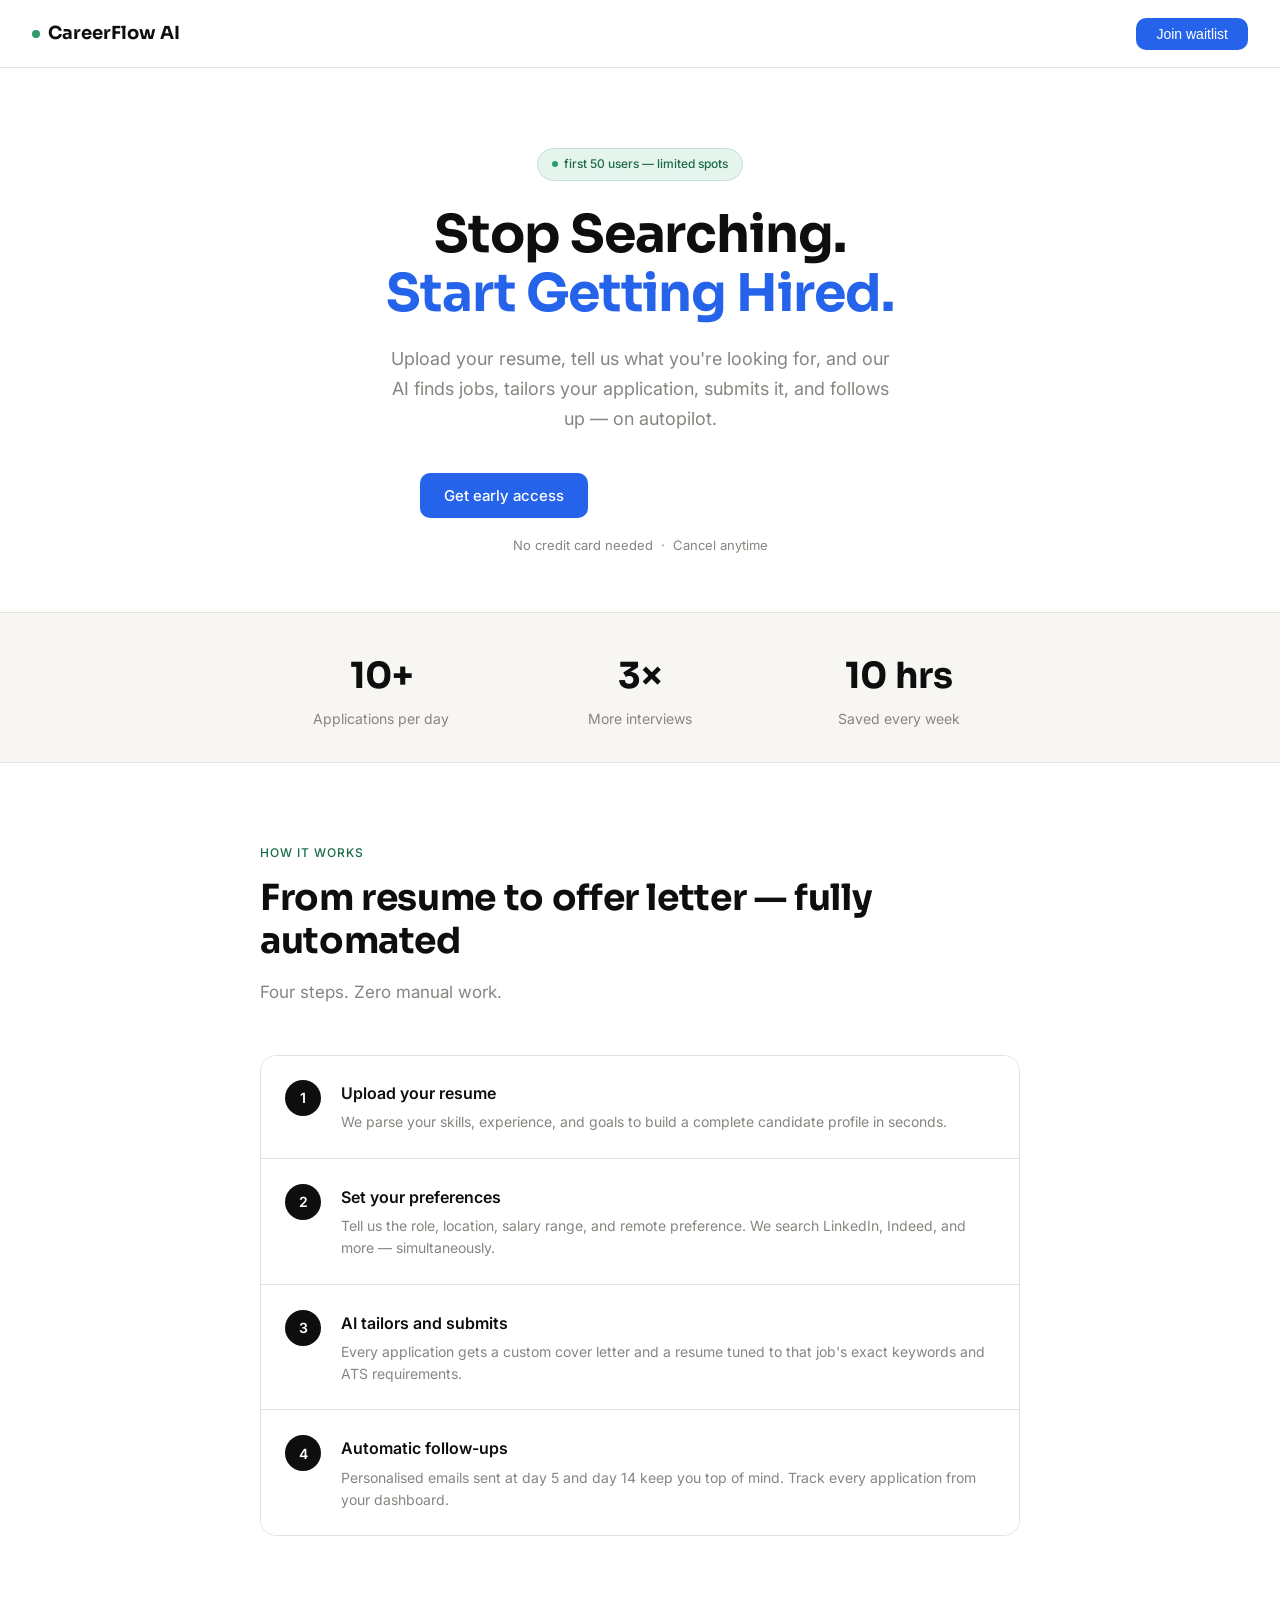
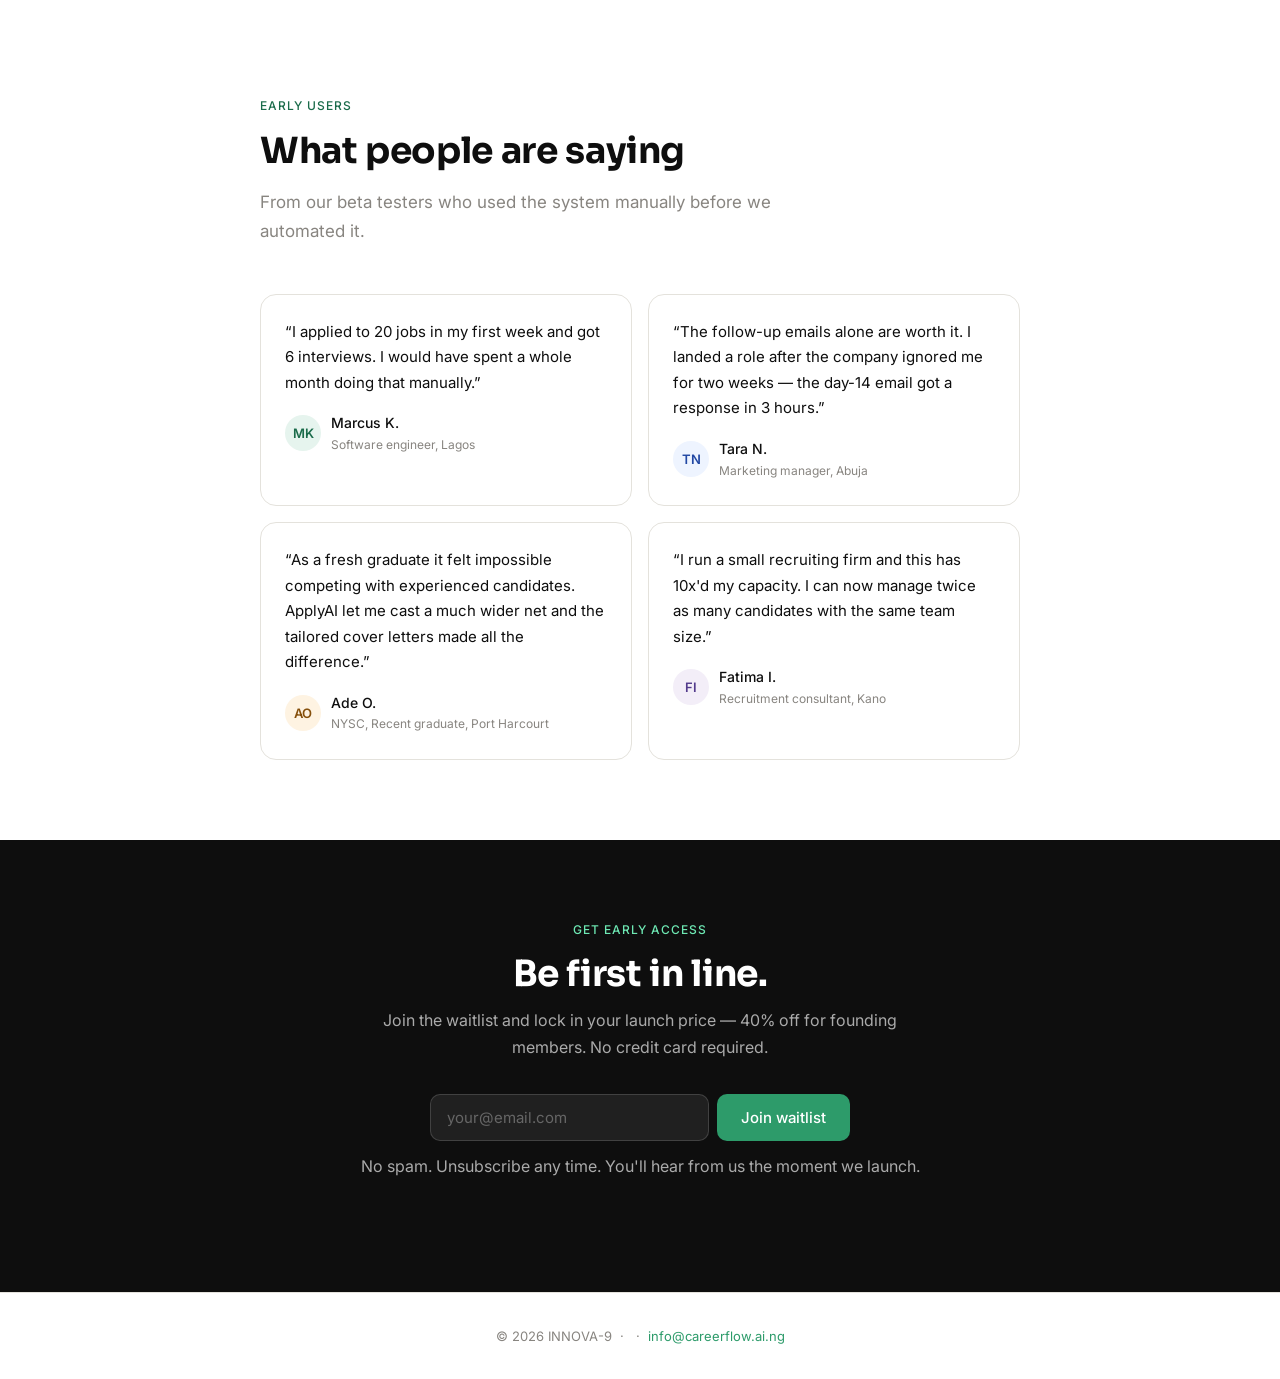
<file: index.html>
<!DOCTYPE html>
<html lang="en">
  <head>
    <meta charset="UTF-8" />
    <meta name="viewport" content="width=device-width, initial-scale=1.0" />
    <title>CareerFlow AI — Apply to 50 jobs a day. Without lifting a finger.</title>
    <link href="https://fonts.googleapis.com/css2?family=Inter:wght@400;500;600&family=Sora:wght@600;700&display=swap" rel="stylesheet" />
    <link rel="stylesheet" href="style.css" />
    <script src="app.js" defer></script>
  </head>
  <body>
    <nav>
      <div class="logo"><span class="logo-dot"></span> CareerFlow AI</div>
      <button class="nav-cta" id="nav-join" type="button">Join waitlist</button>
    </nav>

    <div class="hero">
      <div class="hero-badge"><span></span> first 50 users — limited spots</div>
      <h1>Stop Searching.<br /><em>Start Getting Hired.</em></h1>
      <p class="hero-sub">Upload your resume, tell us what you're looking for, and our AI finds jobs, tailors your application, submits it, and follows up — on autopilot.</p>
      <div class="hero-form">
        <button id="hero-submit" type="button">Get early access</button>
      </div>
      <p class="hero-note">No credit card needed &nbsp;·&nbsp; Cancel anytime</p>
      <p class="success-hero" id="hero-success" aria-live="polite">&#10003; You're on the list! We'll be in touch soon.</p>
    </div>

    <div class="stats">
      <div class="stats-inner">
        <div>
          <div class="stat-num">10+</div>
          <div class="stat-label">Applications per day</div>
        </div>
        <div>
          <div class="stat-num">3×</div>
          <div class="stat-label">More interviews</div>
        </div>
        <div>
          <div class="stat-num">10 hrs</div>
          <div class="stat-label">Saved every week</div>
        </div>
      </div>
    </div>

    <section>
      <div class="section-inner">
        <div class="eyebrow">How it works</div>
        <h2>From resume to offer letter — fully automated</h2>
        <p class="section-sub">Four steps. Zero manual work.</p>
        <div class="steps">
          <div class="step">
            <div class="step-num">1</div>
            <div>
              <div class="step-title">Upload your resume</div>
              <div class="step-desc">We parse your skills, experience, and goals to build a complete candidate profile in seconds.</div>
            </div>
          </div>
          <div class="step">
            <div class="step-num">2</div>
            <div>
              <div class="step-title">Set your preferences</div>
              <div class="step-desc">Tell us the role, location, salary range, and remote preference. We search LinkedIn, Indeed, and more — simultaneously.</div>
            </div>
          </div>
          <div class="step">
            <div class="step-num">3</div>
            <div>
              <div class="step-title">AI tailors and submits</div>
              <div class="step-desc">Every application gets a custom cover letter and a resume tuned to that job's exact keywords and ATS requirements.</div>
            </div>
          </div>
          <div class="step">
            <div class="step-num">4</div>
            <div>
              <div class="step-title">Automatic follow-ups</div>
              <div class="step-desc">Personalised emails sent at day 5 and day 14 keep you top of mind. Track every application from your dashboard.</div>
            </div>
          </div>
        </div>
      </div>
    </section>

    <!-- <section class="pricing-section">
      <div class="section-inner">
        <div class="eyebrow">Pricing</div>
        <h2>Simple, honest pricing</h2>
        <p class="section-sub">Lock in your founding member rate — 40% off when you join the waitlist today.</p>
        <div class="pricing-grid">
          <div class="plan">
            <div class="plan-eyebrow">Starter</div>
            <div class="plan-name">Starter</div>
            <div class="plan-price">₦3500<span>/mo</span></div>
            <div class="plan-desc">For casual job seekers getting started</div>
            <ul class="plan-features">
              <li><span class="check">✓</span> 10 applications per day</li>
              <li><span class="check">✓</span> Cover letter generation</li>
              <li><span class="check">✓</span> Basic follow-up emails</li>
              <li><span class="check">✓</span> Application dashboard</li>
              <li><span class="check">✓</span> Email support</li>
            </ul>
            <button class="plan-btn" type="button" id="starter-join">Join waitlist</button>
          </div>

          <div class="plan featured">
            <div class="popular-badge">Most popular</div>
            <div class="plan-eyebrow">Pro</div>
            <div class="plan-name">Pro</div>
            <div class="plan-price">₦13,500<span>/mo</span></div>
            <div class="plan-desc">For serious job seekers who want results fast</div>
            <ul class="plan-features">
              <li><span class="check">✓</span> 50 applications per day</li>
              <li><span class="check">✓</span> Resume tailoring per job</li>
              <li><span class="check">✓</span> Smart follow-up sequences</li>
              <li><span class="check">✓</span> ATS keyword optimisation</li>
              <li><span class="check">✓</span> Priority support</li>
            </ul>
            <button class="plan-btn" type="button" id="pro-join">Join waitlist</button>
          </div>

          <div class="plan">
            <div class="plan-eyebrow">Agency</div>
            <div class="plan-name">Agency</div>
            <div class="plan-price">₦50,000<span>/mo</span></div>
            <div class="plan-desc">For recruiters and career coaches</div>
            <ul class="plan-features">
              <li><span class="check">✓</span> Up to 10 candidate profiles</li>
              <li><span class="check">✓</span> All Pro features included</li>
              <li><span class="check">✓</span> White-label reports</li>
              <li><span class="check">✓</span> Dedicated onboarding call</li>
              <li><span class="check">✓</span> Slack support channel</li>
            </ul>
            <button class="plan-btn" type="button" id="agency-join">Contact us</button>
          </div>
        </div>
      </div>
    </section> -->

    <section>
      <div class="section-inner">
        <div class="eyebrow">Early users</div>
        <h2>What people are saying</h2>
        <p class="section-sub">From our beta testers who used the system manually before we automated it.</p>
        <div class="testi-grid">
          <div class="testi">
            <div class="testi-text">I applied to 20 jobs in my first week and got 6 interviews. I would have spent a whole month doing that manually.</div>
            <div class="testi-author">
              <div class="avatar" style="background:#E6F4EE; color:#1A6B4A;">MK</div>
              <div>
                <div class="testi-name">Marcus K.</div>
                <div class="testi-role">Software engineer, Lagos</div>
              </div>
            </div>
          </div>
          <div class="testi">
            <div class="testi-text">The follow-up emails alone are worth it. I landed a role after the company ignored me for two weeks — the day-14 email got a response in 3 hours.</div>
            <div class="testi-author">
              <div class="avatar" style="background:#EEF4FF; color:#2248A4;">TN</div>
              <div>
                <div class="testi-name">Tara N.</div>
                <div class="testi-role">Marketing manager, Abuja</div>
              </div>
            </div>
          </div>
          <div class="testi">
            <div class="testi-text">As a fresh graduate it felt impossible competing with experienced candidates. ApplyAI let me cast a much wider net and the tailored cover letters made all the difference.</div>
            <div class="testi-author">
              <div class="avatar" style="background:#FEF3E2; color:#854F0B;">AO</div>
              <div>
                <div class="testi-name">Ade O.</div>
                <div class="testi-role">NYSC, Recent graduate, Port Harcourt</div>
              </div>
            </div>
          </div>
          <div class="testi">
            <div class="testi-text">I run a small recruiting firm and this has 10x'd my capacity. I can now manage twice as many candidates with the same team size.</div>
            <div class="testi-author">
              <div class="avatar" style="background:#F3EEF8; color:#533B8C;">FI</div>
              <div>
                <div class="testi-name">Fatima I.</div>
                <div class="testi-role">Recruitment consultant, Kano</div>
              </div>
            </div>
          </div>
        </div>
      </div>
    </section>

    <section class="waitlist-section" id="waitlist">
      <div class="waitlist-inner">
        <div class="eyebrow" style="color: #6ee9b4;">Get early access</div>
        <h2>Be first in line.</h2>
        <p>Join the waitlist and lock in your launch price — 40% off for founding members. No credit card required.</p>
        <div class="waitlist-form">
          <input type="email" id="waitlist-email" placeholder="your@email.com" />
          <button id="waitlist-submit" type="button">Join waitlist</button>
        </div>
        <p class="waitlist-note">No spam. Unsubscribe any time. You'll hear from us the moment we launch.</p>
        <p class="success-waitlist" id="waitlist-success" aria-live="polite">&#10003; You're on the list! We'll be in touch soon.</p>
      </div>
    </section>

    <footer>
      <p>&copy; 2026 INNOVA-9 &nbsp;·&nbsp; &nbsp;·&nbsp; <a href="mailto:hello@applyai.ng" style="color: var(--accent-mid);">info@careerflow.ai.ng</a></p>
    </footer>
  </body>
</html>
</file>
<file: style.css>
*, *::before, *::after {
  box-sizing: border-box;
  margin: 0;
  padding: 0;
}

:root {
  --black: #0e0e0e;
  --white: #ffffff;
  --surface: #f7f6f3;
  --border: #e4e2dc;
  --muted: #888580;
  --accent: #1a6b4a;
  --accent-light: #e6f4ee;
  --accent-mid: #2d9b6a;
  --button-blue: #2563eb;
  --button-blue-hover: #1d4ed8;
  --danger: #c0392b;
  --info-bg: #eef4ff;
  --info-text: #2248a4;
  --font-display: 'Sora', sans-serif;
  --font-body: 'Inter', sans-serif;
  --radius: 10px;
  --radius-lg: 16px;
}

html {
  scroll-behavior: smooth;
}

body {
  font-family: var(--font-body);
  background: var(--white);
  color: var(--black);
  font-size: 16px;
  line-height: 1.7;
}

a {
  color: inherit;
  text-decoration: none;
}

nav {
  display: flex;
  justify-content: space-between;
  align-items: center;
  padding: 1.1rem 2rem;
  border-bottom: 1px solid var(--border);
  position: sticky;
  top: 0;
  background: rgba(255, 255, 255, 0.95);
  backdrop-filter: blur(8px);
  z-index: 100;
}

.logo {
  font-family: var(--font-display);
  font-size: 18px;
  font-weight: 700;
  color: var(--black);
  display: flex;
  align-items: center;
  gap: 8px;
}

.logo-dot {
  width: 8px;
  height: 8px;
  border-radius: 50%;
  background: var(--accent-mid);
  display: inline-block;
}

.nav-cta {
  background: var(--button-blue);
  color: var(--white);
  padding: 8px 20px;
  border-radius: var(--radius);
  font-size: 14px;
  font-weight: 500;
  border: none;
  cursor: pointer;
}

.nav-cta:hover {
  background: var(--button-blue-hover);
}

.hero {
  max-width: 720px;
  margin: 0 auto;
  padding: 5rem 2rem 3.5rem;
  text-align: center;
}

.hero-badge {
  display: inline-flex;
  align-items: center;
  gap: 6px;
  background: var(--accent-light);
  color: var(--accent);
  font-size: 12px;
  font-weight: 500;
  padding: 5px 14px;
  border-radius: 99px;
  margin-bottom: 1.5rem;
  border: 1px solid #c2e0d2;
}

.hero-badge span {
  width: 6px;
  height: 6px;
  border-radius: 50%;
  background: var(--accent-mid);
  display: inline-block;
  animation: pulse 2s infinite;
}

@keyframes pulse {
  0%,
  100% {
    opacity: 1;
  }
  50% {
    opacity: 0.3;
  }
}

h1 {
  font-family: var(--font-display);
  font-size: clamp(32px, 5vw, 52px);
  font-weight: 700;
  line-height: 1.15;
  color: var(--black);
  margin-bottom: 1.25rem;
  letter-spacing: -0.02em;
}

h1 em {
  font-style: normal;
  color: var(--button-blue);
}

.hero-sub {
  font-size: 18px;
  color: var(--muted);
  max-width: 520px;
  margin: 0 auto 2.5rem;
  line-height: 1.65;
}

.hero-form {
  display: flex;
  gap: 8px;
  max-width: 440px;
  margin: 0 auto 1rem;
}

.hero-form input {
  flex: 1;
  padding: 13px 16px;
  border-radius: var(--radius);
  border: 1px solid var(--border);
  font-size: 15px;
  font-family: var(--font-body);
  background: var(--white);
  color: var(--black);
  outline: none;
}

.hero-form input:focus {
  border-color: var(--accent-mid);
}

.hero-form button,
.waitlist-form button {
  padding: 13px 24px;
  background: var(--button-blue);
  color: var(--white);
  border: none;
  border-radius: var(--radius);
  font-size: 15px;
  font-weight: 500;
  cursor: pointer;
  white-space: nowrap;
  font-family: var(--font-body);
}

.hero-form button:hover,
.waitlist-form button:hover {
  background: var(--button-blue-hover);
}

.hero-note {
  font-size: 13px;
  color: var(--muted);
}

.success-hero,
.success-waitlist {
  display: none;
  font-size: 15px;
  font-weight: 500;
  margin-top: 0.75rem;
}

.success-hero {
  color: var(--accent);
}

.success-waitlist {
  color: #6ee9b4;
}

.stats {
  background: var(--surface);
  border-top: 1px solid var(--border);
  border-bottom: 1px solid var(--border);
  padding: 2rem;
}

.stats-inner {
  max-width: 760px;
  margin: 0 auto;
  display: grid;
  grid-template-columns: repeat(3, 1fr);
  gap: 1rem;
  text-align: center;
}

.stat-num {
  font-family: var(--font-display);
  font-size: 36px;
  font-weight: 700;
  color: var(--black);
}

.stat-label {
  font-size: 14px;
  color: var(--muted);
}

section {
  padding: 5rem 2rem;
}

.pricing-section {
  background: var(--surface);
  border-top: 1px solid var(--border);
  border-bottom: 1px solid var(--border);
}

.section-inner {
  max-width: 760px;
  margin: 0 auto;
}

.eyebrow {
  font-size: 12px;
  font-weight: 500;
  letter-spacing: 0.08em;
  text-transform: uppercase;
  color: var(--accent);
  margin-bottom: 0.75rem;
}

h2 {
  font-family: var(--font-display);
  font-size: clamp(24px, 3.5vw, 36px);
  font-weight: 700;
  color: var(--black);
  line-height: 1.2;
  margin-bottom: 1rem;
  letter-spacing: -0.01em;
}

.section-sub {
  font-size: 17px;
  color: var(--muted);
  max-width: 520px;
  margin-bottom: 3rem;
}

.steps {
  display: flex;
  flex-direction: column;
  gap: 1px;
  border: 1px solid var(--border);
  border-radius: var(--radius-lg);
  overflow: hidden;
}

.step {
  display: flex;
  align-items: flex-start;
  gap: 1.25rem;
  padding: 1.5rem;
  background: var(--white);
  border-bottom: 1px solid var(--border);
}

.step:last-child {
  border-bottom: none;
}

.step:hover {
  background: var(--surface);
}

.step-num {
  width: 36px;
  height: 36px;
  border-radius: 50%;
  background: var(--black);
  color: var(--white);
  display: flex;
  align-items: center;
  justify-content: center;
  font-size: 14px;
  font-weight: 600;
  flex-shrink: 0;
}

.step-title {
  font-size: 16px;
  font-weight: 600;
  margin-bottom: 4px;
}

.step-desc {
  font-size: 14px;
  color: var(--muted);
  line-height: 1.6;
}

.pricing-grid {
  display: grid;
  grid-template-columns: repeat(3, 1fr);
  gap: 16px;
}

.plan {
  border: 1px solid var(--border);
  border-radius: var(--radius-lg);
  padding: 1.5rem;
  background: var(--white);
  display: flex;
  flex-direction: column;
}

.plan.featured {
  border: 2px solid var(--black);
  background: var(--black);
  color: var(--white);
}

.plan-eyebrow {
  font-size: 11px;
  font-weight: 500;
  letter-spacing: 0.08em;
  text-transform: uppercase;
  color: var(--muted);
  margin-bottom: 0.5rem;
}

.plan.featured .plan-eyebrow {
  color: #aaa;
}

.popular-badge {
  display: inline-block;
  background: var(--accent-light);
  color: var(--accent);
  font-size: 11px;
  padding: 3px 10px;
  border-radius: 99px;
  margin-bottom: 0.75rem;
  font-weight: 500;
}

.plan.featured .popular-badge {
  background: rgba(255, 255, 255, 0.15);
  color: #fff;
}

.plan-name {
  font-family: var(--font-display);
  font-size: 20px;
  font-weight: 700;
  margin-bottom: 0.25rem;
}

.plan-price {
  font-family: var(--font-display);
  font-size: 36px;
  font-weight: 700;
  line-height: 1;
  margin: 0.75rem 0 0.25rem;
}

.plan-price span {
  font-size: 15px;
  font-weight: 400;
  color: var(--muted);
}

.plan.featured .plan-price span {
  color: #aaa;
}

.plan-desc {
  font-size: 13px;
  color: var(--muted);
  margin-bottom: 1.25rem;
}

.plan.featured .plan-desc {
  color: #bbb;
}

.plan-features {
  list-style: none;
  margin-bottom: 1.5rem;
  flex: 1;
}

.plan-features li {
  font-size: 13px;
  color: var(--muted);
  padding: 5px 0;
  display: flex;
  align-items: flex-start;
  gap: 8px;
  border-bottom: 1px solid var(--border);
}

.plan.featured .plan-features li {
  color: #ccc;
  border-bottom-color: rgba(255, 255, 255, 0.1);
}

.plan-features li:last-child {
  border-bottom: none;
}

.check {
  color: var(--accent-mid);
  font-size: 16px;
  flex-shrink: 0;
  margin-top: 1px;
}

.plan.featured .check {
  color: #6ee9b4;
}

.plan-btn {
  width: 100%;
  padding: 12px;
  border-radius: var(--radius);
  font-size: 14px;
  font-weight: 500;
  cursor: pointer;
  font-family: var(--font-body);
  border: 1px solid var(--border);
  background: var(--surface);
  color: var(--black);
}

.plan-btn:hover {
  background: var(--border);
}

.plan.featured .plan-btn {
  background: var(--white);
  color: var(--black);
  border: none;
}

.plan.featured .plan-btn:hover {
  background: #e8e8e8;
}

.testi-grid {
  display: grid;
  grid-template-columns: 1fr 1fr;
  gap: 16px;
}

.testi {
  border: 1px solid var(--border);
  border-radius: var(--radius-lg);
  padding: 1.5rem;
  background: var(--white);
}

.testi-text {
  font-size: 15px;
  line-height: 1.7;
  margin-bottom: 1rem;
  color: var(--black);
}

.testi-text::before {
  content: '“';
}

.testi-text::after {
  content: '”';
}

.testi-author {
  display: flex;
  align-items: center;
  gap: 10px;
}

.avatar {
  width: 36px;
  height: 36px;
  border-radius: 50%;
  display: flex;
  align-items: center;
  justify-content: center;
  font-size: 13px;
  font-weight: 600;
  flex-shrink: 0;
}

.testi-name {
  font-size: 14px;
  font-weight: 500;
}

.testi-role {
  font-size: 12px;
  color: var(--muted);
}

.waitlist-section {
  background: var(--black);
  color: var(--white);
}

.waitlist-inner {
  max-width: 560px;
  margin: 0 auto;
  text-align: center;
}

.waitlist-inner h2 {
  color: var(--white);
  margin-bottom: 0.75rem;
}

.waitlist-inner p {
  color: #aaa;
  margin-bottom: 2rem;
  font-size: 16px;
}

.waitlist-form {
  display: flex;
  gap: 8px;
  max-width: 420px;
  margin: 0 auto 0.75rem;
}

.waitlist-form input {
  flex: 1;
  padding: 13px 16px;
  border-radius: var(--radius);
  border: 1px solid rgba(255, 255, 255, 0.15);
  background: rgba(255, 255, 255, 0.08);
  color: var(--white);
  font-size: 15px;
  font-family: var(--font-body);
  outline: none;
}

.waitlist-form input::placeholder {
  color: #666;
}

.waitlist-form input:focus {
  border-color: var(--accent-mid);
}

.waitlist-form button {
  background: var(--accent-mid);
}

.waitlist-form button:hover {
  background: var(--accent);
}

.waitlist-note {
  font-size: 12px;
  color: #666;
}

footer {
  padding: 2rem;
  border-top: 1px solid var(--border);
  text-align: center;
  font-size: 13px;
  color: var(--muted);
}

button:disabled {
  opacity: 0.7;
  cursor: wait;
}

@media (max-width: 640px) {
  .pricing-grid {
    grid-template-columns: 1fr;
  }

  .testi-grid {
    grid-template-columns: 1fr;
  }

  .stats-inner {
    grid-template-columns: 1fr;
    gap: 1.5rem;
  }

  .hero-form {
    flex-direction: column;
  }

  .waitlist-form {
    flex-direction: column;
  }

  nav {
    padding: 1rem;
  }

  section {
    padding: 3.5rem 1.25rem;
  }
}
</file>
